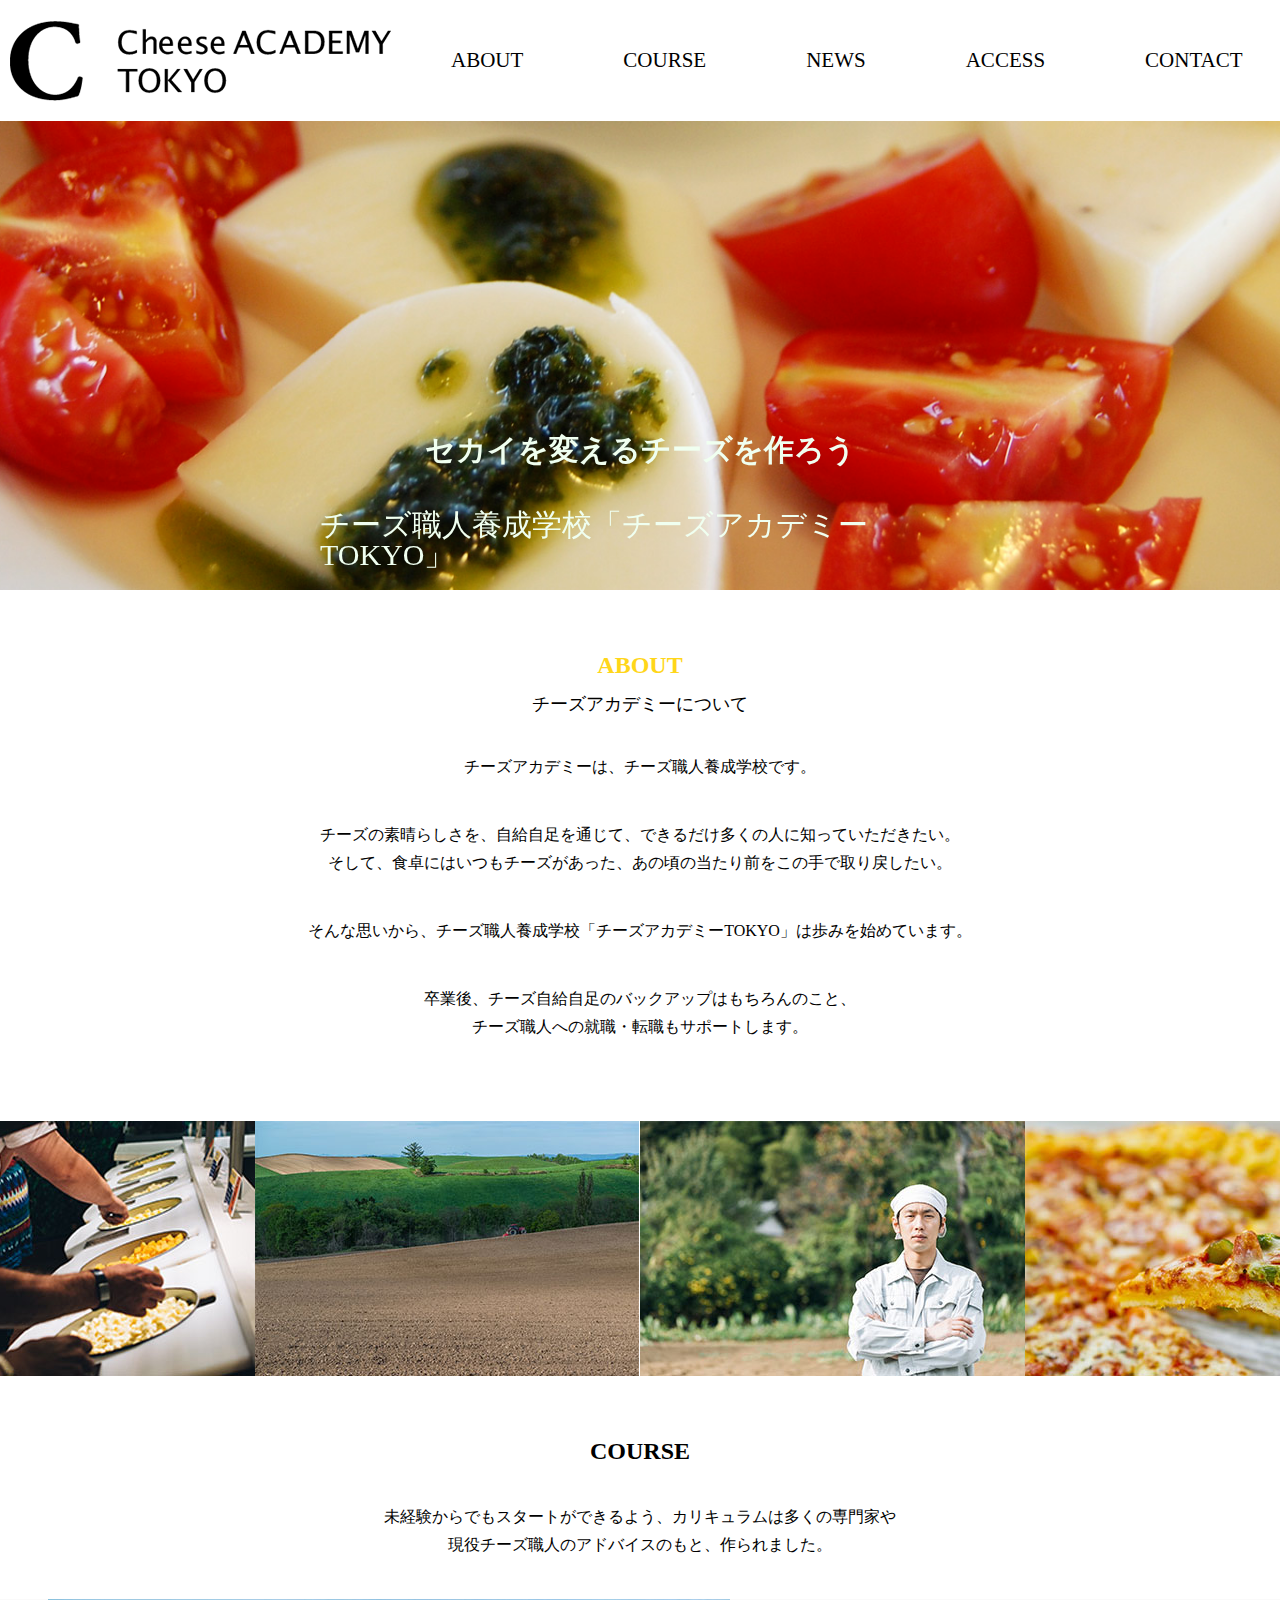
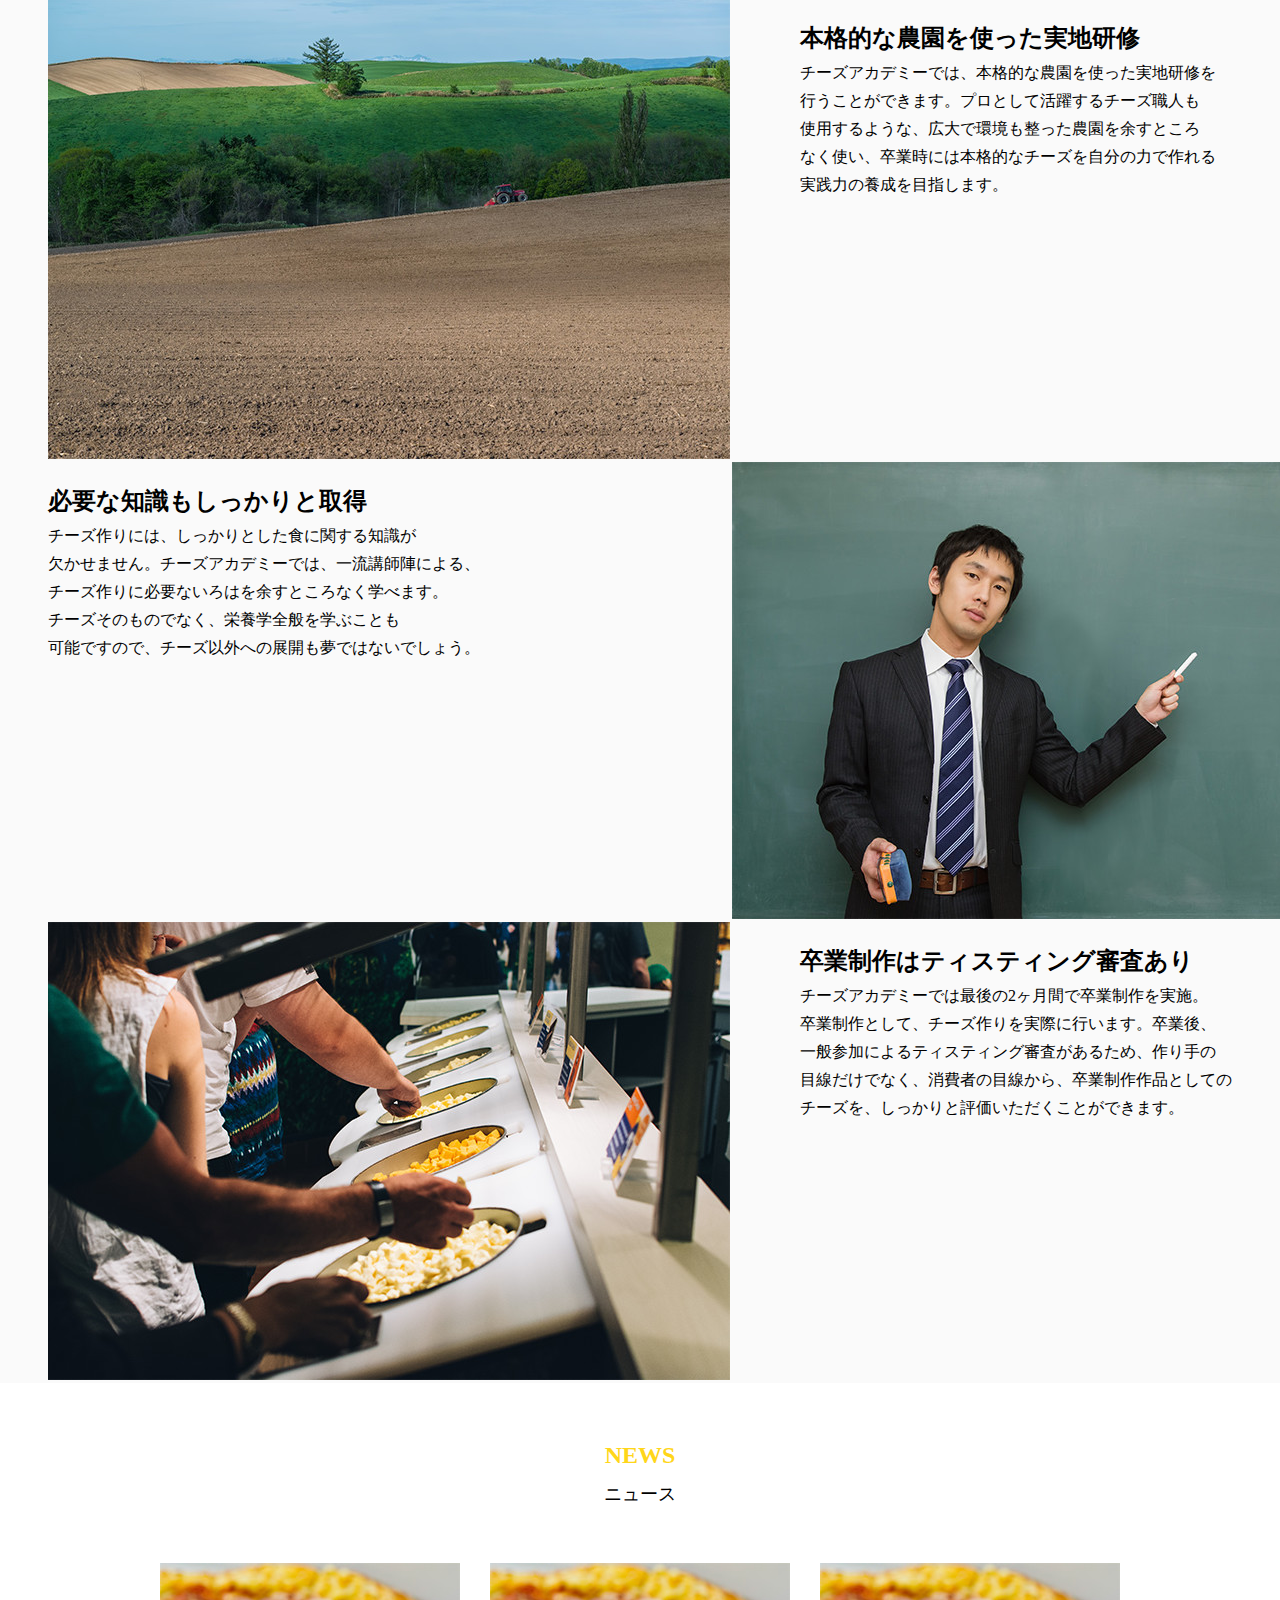
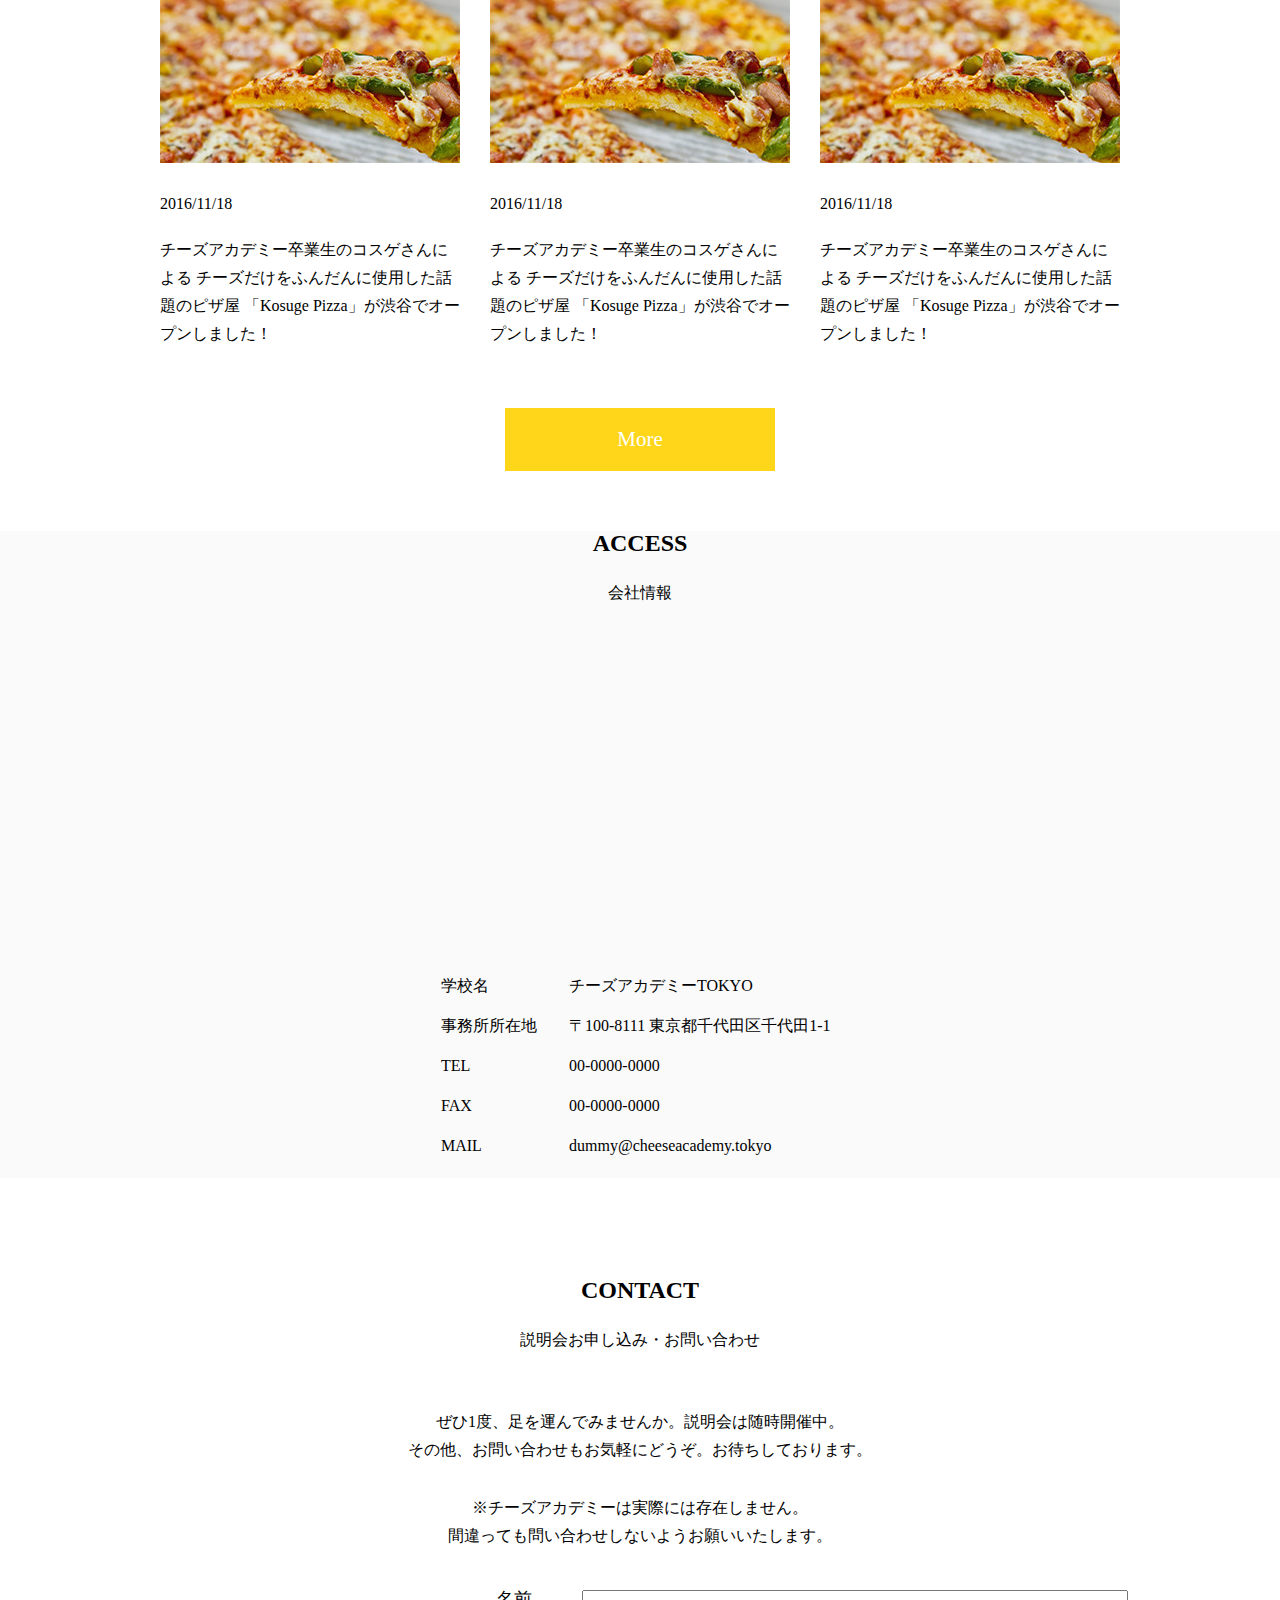
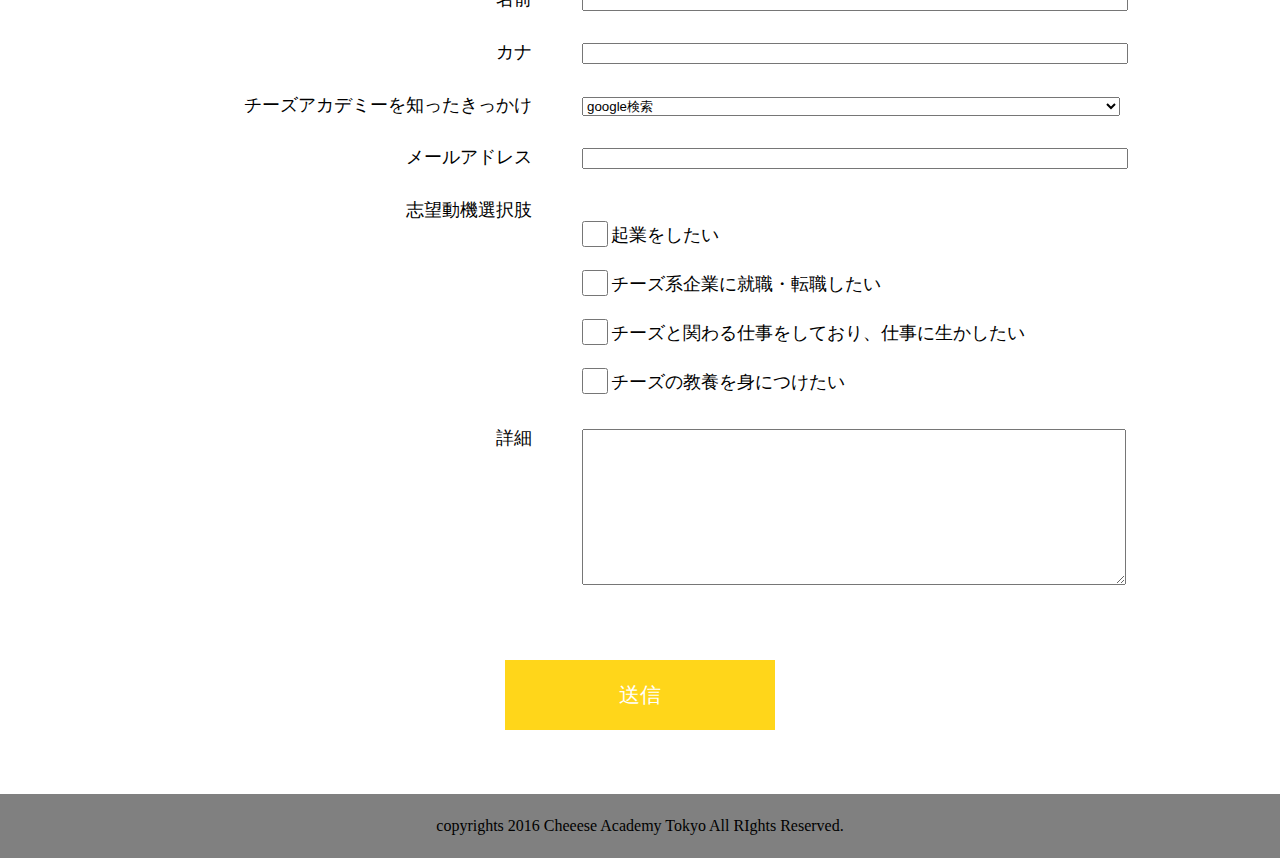
<file: 0回目/index.html>
<!DOCTYPE html>
<html lang="ja">
<!-- 最初の設定は終わっています　必要な方は触ってください -->

<head>
  <meta charset="UTF-8">
  <meta name="viewport" content="width=device-width, initial-scale=1.0">
  <meta http-equiv="X-UA-Compatible" content="ie=edge">
  <title>チーズアカデミー</title>
  <link rel="stylesheet" href="css/reset.css">
  <link rel="stylesheet" href="css/style.css">
</head>
<!-- 最初の設定は終わっています　必要な方は触ってください -->

<body>
  <!-- この中に記述していく -->
  <!-- ここから下にコードを書く -->
  <header class="main_visual">
    <div class="header_label">
      <img class="header_logo" src="img/header_logo.png" alt="">
      <nav>
        <ul class="nav_list">
          <li class="nav_item">
              <a href="#about">ABOUT</a>
          </li>
          <li class="nav_item">
              <a href="#course">COURSE</a>

          </li>
          <li class="nav_item">
              <a href="#news">NEWS</a>
          </li>
          <li class="nav_item">
            <a href="#access">ACCESS</a>
          </li>
          <li class="nav_item">
            <a href="#contact">CONTACT</a>
          </li>
        </ul>
      </nav>
    </div>
    <div>
      <img class="header_bg" src="img/mainbg.png" alt="">
      <h1 class="title_1">セカイを変えるチーズを作ろう</h1>
      <h2 class="title_2">チーズ職人養成学校「チーズアカデミーTOKYO」</h2>
    </div>
  </header>

  <section id="about">
    <h1 class="title_yellow">ABOUT</h1>
    <h2 class="subtitle_about">チーズアカデミーについて</h2>
    <p class="text_about">チーズアカデミーは、チーズ職人養成学校です。</p>
    <p class="text_about">チーズの素晴らしさを、自給自足を通じて、できるだけ多くの人に知っていただきたい。<br>
      そして、食卓にはいつもチーズがあった、あの頃の当たり前をこの手で取り戻したい。</p>
    <p class="text_about">そんな思いから、チーズ職人養成学校「チーズアカデミーTOKYO」は歩みを始めています。</p>
    <p class="text_about">卒業後、チーズ自給自足のバックアップはもちろんのこと、<br>
      チーズ職人への就職・転職もサポートします。</p>
      <ul class="list_about">
        <li class="item_about">
          <img src="img/about_01.jpg" alt="">
        </li>
        <li class="item_about">
          <img src="img/about_02.jpg" alt="">
        </li>
        <li class="item_about">
          <img src="img/about_03.jpg" alt="">
        </li>
        <li class="item_about">
          <img src="img/about_04.jpg" alt="">
        </li>
      </ul>
  </section>

  <section id="course">
    <h1 class="title_course">COURSE</h1>
    <p class="text_course">未経験からでもスタートができるよう、カリキュラムは多くの専門家や<br>
      現役チーズ職人のアドバイスのもと、作られました。</p>

    <div class="div_course">
      <ul class="list_course">
        <li>
          <div class="img_course_1">
            <img src="img/course_01.jpg" alt="">
          </div>
          <div class="detail_course_1">
            <h1 class="subtitle_course_1">本格的な農園を使った実地研修</h1>
            <p class="text_course_1">チーズアカデミーでは、本格的な農園を使った実地研修を<br>
              行うことができます。プロとして活躍するチーズ職人も<br>
              使用するような、広大で環境も整った農園を余すところ<br>
              なく使い、卒業時には本格的なチーズを自分の力で作れる<br>
              実践力の養成を目指します。</p>
          </div>          
        </li>
        <li>
          <div class="img_course_2">
            <img src="img/course_02.jpg" alt="">
          </div>
          <div class="detail_course_2">
            <h1 class="subtitle_course_1">必要な知識もしっかりと取得</h1>
            <p class="text_course_1">チーズ作りには、しっかりとした食に関する知識が<br>
              欠かせません。チーズアカデミーでは、一流講師陣による、<br>
              チーズ作りに必要ないろはを余すところなく学べます。<br>
              チーズそのものでなく、栄養学全般を学ぶことも<br>
              可能ですので、チーズ以外への展開も夢ではないでしょう。</p>
          </div>
        </li>
        <li>
          <div class="img_course_1">
            <img src="img/course_03.jpg" alt="">
          </div>
          <div class="detail_course_1">
            <h1 class="subtitle_course_1">卒業制作はティスティング審査あり</h1>
            <p class="text_course_1">チーズアカデミーでは最後の2ヶ月間で卒業制作を実施。<br>
              卒業制作として、チーズ作りを実際に行います。卒業後、<br>
              一般参加によるティスティング審査があるため、作り手の<br>
              目線だけでなく、消費者の目線から、卒業制作作品としての<br>
              チーズを、しっかりと評価いただくことができます。</p>
          </div> 
        </li>
      </ul>
    </div>
  </section>

  <section id="news">
    <h1 class="title_yellow">NEWS</h1>
    <h2 class="subtitle_about">ニュース</h2>
    <div class="newsBox">
      <ul class="newsList">
        <li>
          <div class="newsList__item-img"><img src="img/news_img.jpg" alt=""></div>
          <div class="newsList__item-day">2016/11/18</div>
          <div class="newsList__item-text">チーズアカデミー卒業生のコスゲさんによる
            チーズだけをふんだんに使用した話題のピザ屋
            「Kosuge Pizza」が渋谷でオープンしました！</div>
        </li>
        <li>
          <div class="newsList__item-img"><img src="img/news_img.jpg" alt=""></div>
          <div class="newsList__item-day">2016/11/18</div>
          <div class="newsList__item-text">チーズアカデミー卒業生のコスゲさんによる
            チーズだけをふんだんに使用した話題のピザ屋
            「Kosuge Pizza」が渋谷でオープンしました！</div>
        </li>
        <li>
          <div class="newsList__item-img"><img src="img/news_img.jpg" alt=""></div>
          <div class="newsList__item-day">2016/11/18</div>
          <div class="newsList__item-text">チーズアカデミー卒業生のコスゲさんによる
            チーズだけをふんだんに使用した話題のピザ屋
            「Kosuge Pizza」が渋谷でオープンしました！</div>
        </li>
      </ul>
    </div>
    <a href="" target="_blank" class="btn">
      <p>More</p>
    </a>
  </section>

  <section id="access">
    <div class="div_access">
      <h1 class="title_access">ACCESS</h1>
      <h2 class="subtitle_access">会社情報</h2>
      <iframe src="https://www.google.com/maps/embed?pb=!1m18!1m12!1m3!1d3241.3113002289288!2d139.70080821520023!3d35.66933613823173!2m3!1f0!2f0!3f0!3m2!1i1024!2i768!4f13.1!3m3!1m2!1s0x60188c9fa9e2e881%3A0x35396adb5ba7ce03!2z44K444O844K644Ki44Kr44OH44Of44O85p2x5Lqs!5e0!3m2!1sja!2sjp!4v1620466749215!5m2!1sja!2sjp" style="border:0;" allowfullscreen="" loading="lazy"></iframe>

        <div class="access-wrapper">
          <dl class="access-container"> 
              <dt class="access-title">学校名</dt>
              <dd class="access-item">チーズアカデミーTOKYO</dd>
      
              <dt class="access-title">事務所所在地</dt>
              <dd class="access-item">〒100-8111 東京都千代田区千代田1-1</dd>
      
              <dt class="access-title">TEL</dt>
              <dd class="access-item">00-0000-0000</dd>
      
              <dt class="access-title">FAX</dt>
              <dd class="access-item">00-0000-0000</dd>
              
              <dt class="access-title mail">MAIL</dt>
              <dd class="access-item mail">dummy@cheeseacademy.tokyo</dd>
          </dl>
      </div>
      </div>
    </div>
  </section>

  <section id="contact">
    <div>
      <h1 class="title_contact">CONTACT</h1>
      <p class="text_contact_1">説明会お申し込み・お問い合わせ</p>
      <p class="text_contact_2">ぜひ1度、足を運んでみませんか。説明会は随時開催中。<br>
        その他、お問い合わせもお気軽にどうぞ。お待ちしております。</p>
      <p class="text_contact_3">※チーズアカデミーは実際には存在しません。<br>
        間違っても問い合わせしないようお願いいたします。</p>
    </div>

    <div class="form-wrapper">
      <form action="#" method="POST">
        <dl class="form-inner">
            <dt class="form_title">名前</dt>
            <dd class="form_item"><input type="text" name="name"></dd>
            <dt class="form_title">カナ</dt>
            <dd class="form_item"><input type="text" name="kana"></dd>
            <dt class="form_title">チーズアカデミーを知ったきっかけ</dt>
            <dd class="form_item">
              <select name="reason">
                <option value="google検索">google検索</option>
                <option value="SNS">SNS</option>
                <option value="紹介">紹介</option>
                <option value="たまたま通りかかった">たまたま通りかかった</option>
                <option value="その他">その他</option>
                </select>
            </dd>
            <dt class="form_title">メールアドレス</dt>
            <dd class="form_item"><input type="email" name="email" id=""></dd>
            <dt class="form_title">志望動機選択肢</dt>
            <dd class="form_item">
                <label for="kigyou"><input type="checkbox" name="kind" id="kigyou" value="起業をしたい">起業をしたい<br></label> 
                <label for="tensyoku"><input type="checkbox" name="kind" id="tensyoku" value="チーズ系企業に就職・転職したい">チーズ系企業に就職・転職したい<br></label>
                <label for="hongyou"><input type="checkbox" name="kind" id="hongyou" value="起業をしたい">チーズと関わる仕事をしており、仕事に生かしたい<br></label> 
                <label for="kyouyou"><input type="checkbox" name="kind" id="kyouyou" value="チーズの教養を身につけたい">チーズの教養を身につけたい<br></label>
            </dd>
            <dt class="form_title">詳細</dt>
            <dd class="form_item"><textarea name="" id="" cols="30" rows="10"></textarea></dd>

        </dl>
        <input type="submit" value="送信" class="btn">
      </form>
    </div>
  </section>

  <footer class="footer">
    <small class="copyrights">copyrights 2016 Cheeese Academy Tokyo All RIghts Reserved.</small>
  </footer>

  <!-- ここから上にコードを書く -->
  <!-- この中に記述していく -->
  <script src="https://code.jquery.com/jquery-3.2.1.min.js"></script>
  <script src="js/main.js"></script>
</body>
</html>
</file>
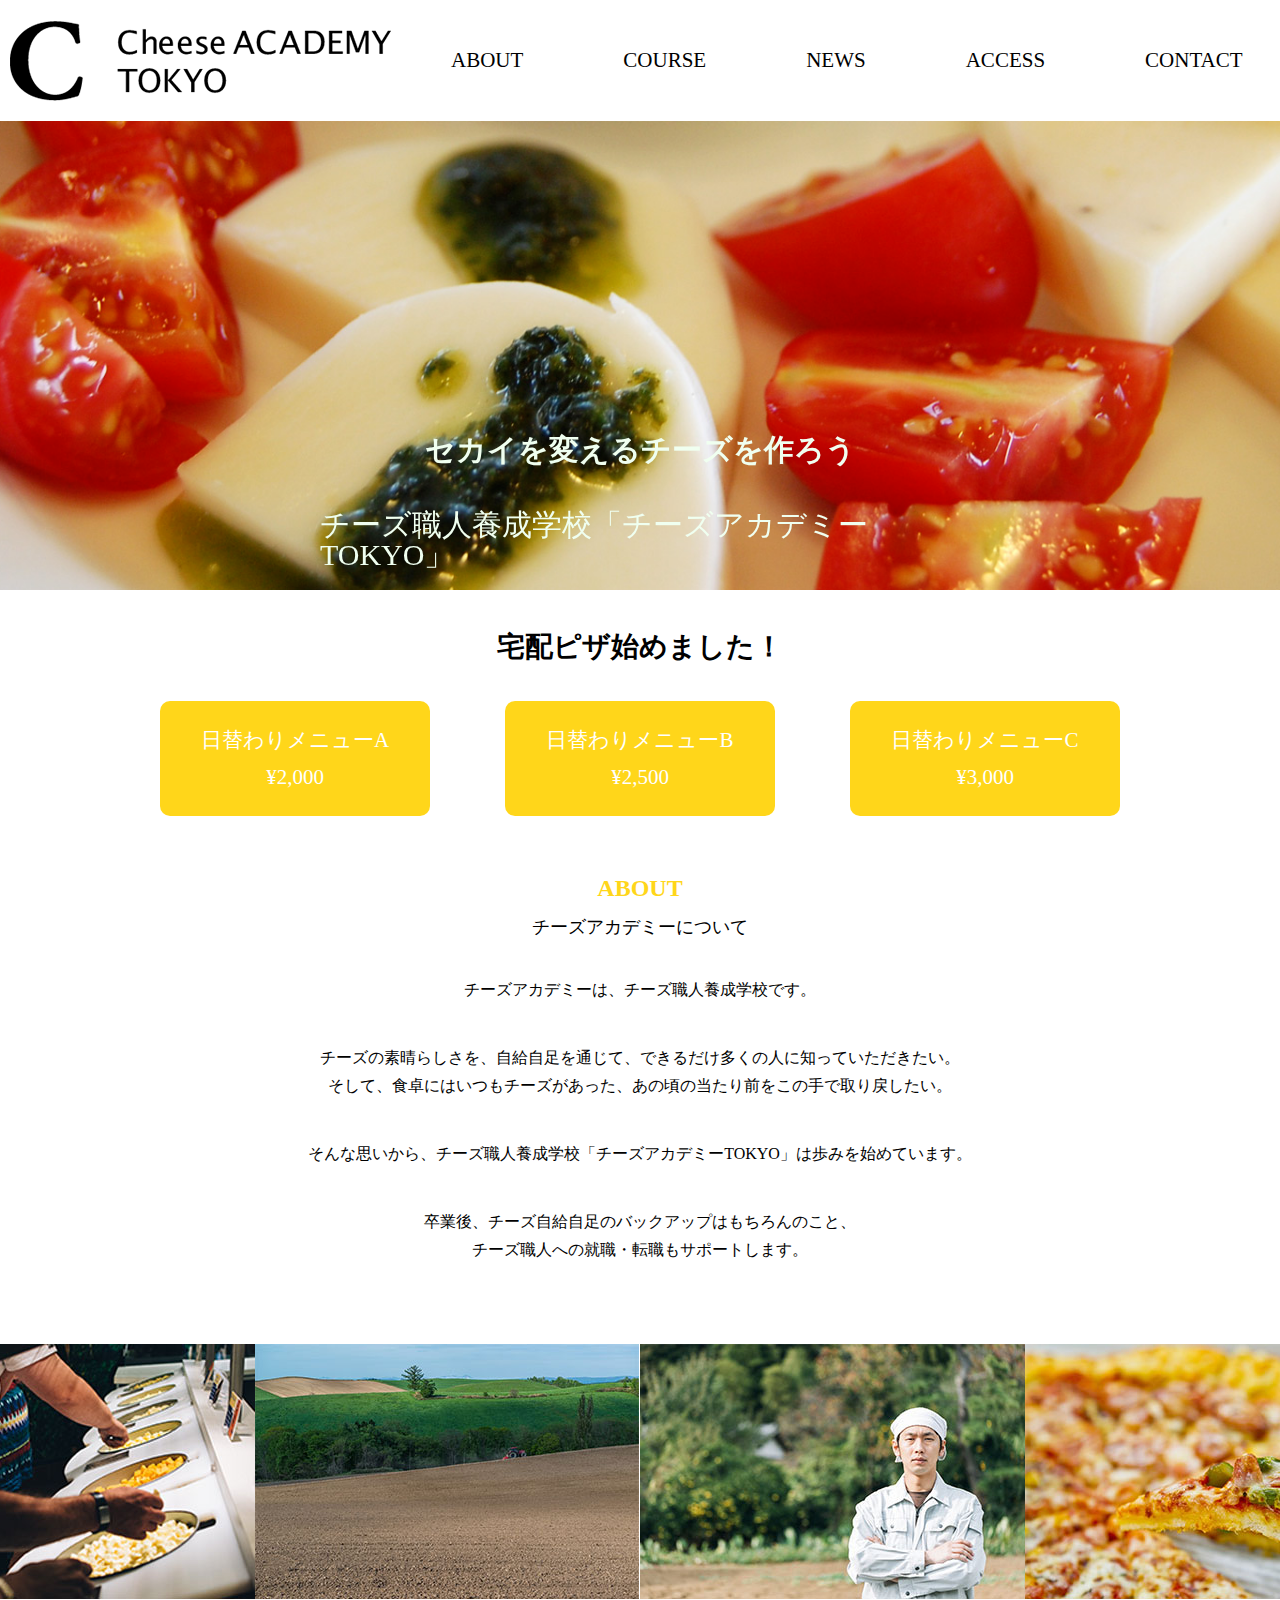
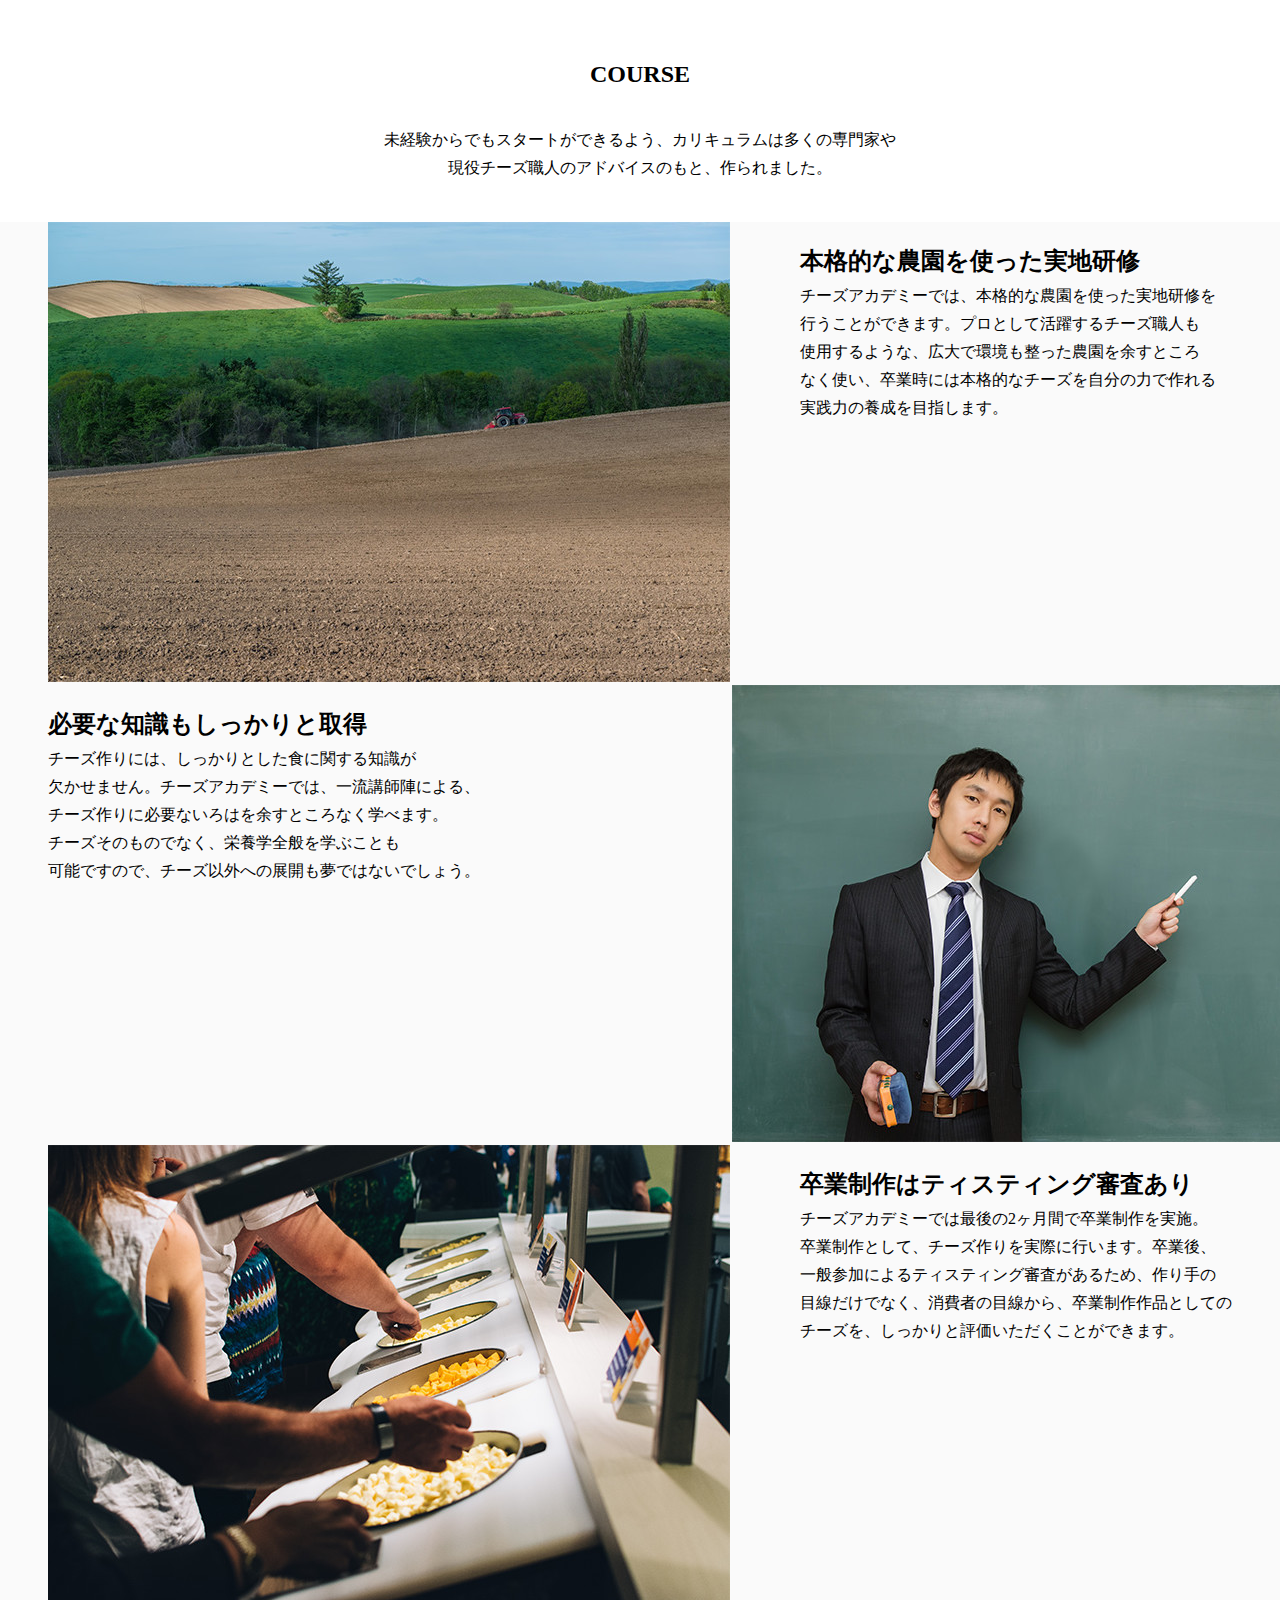
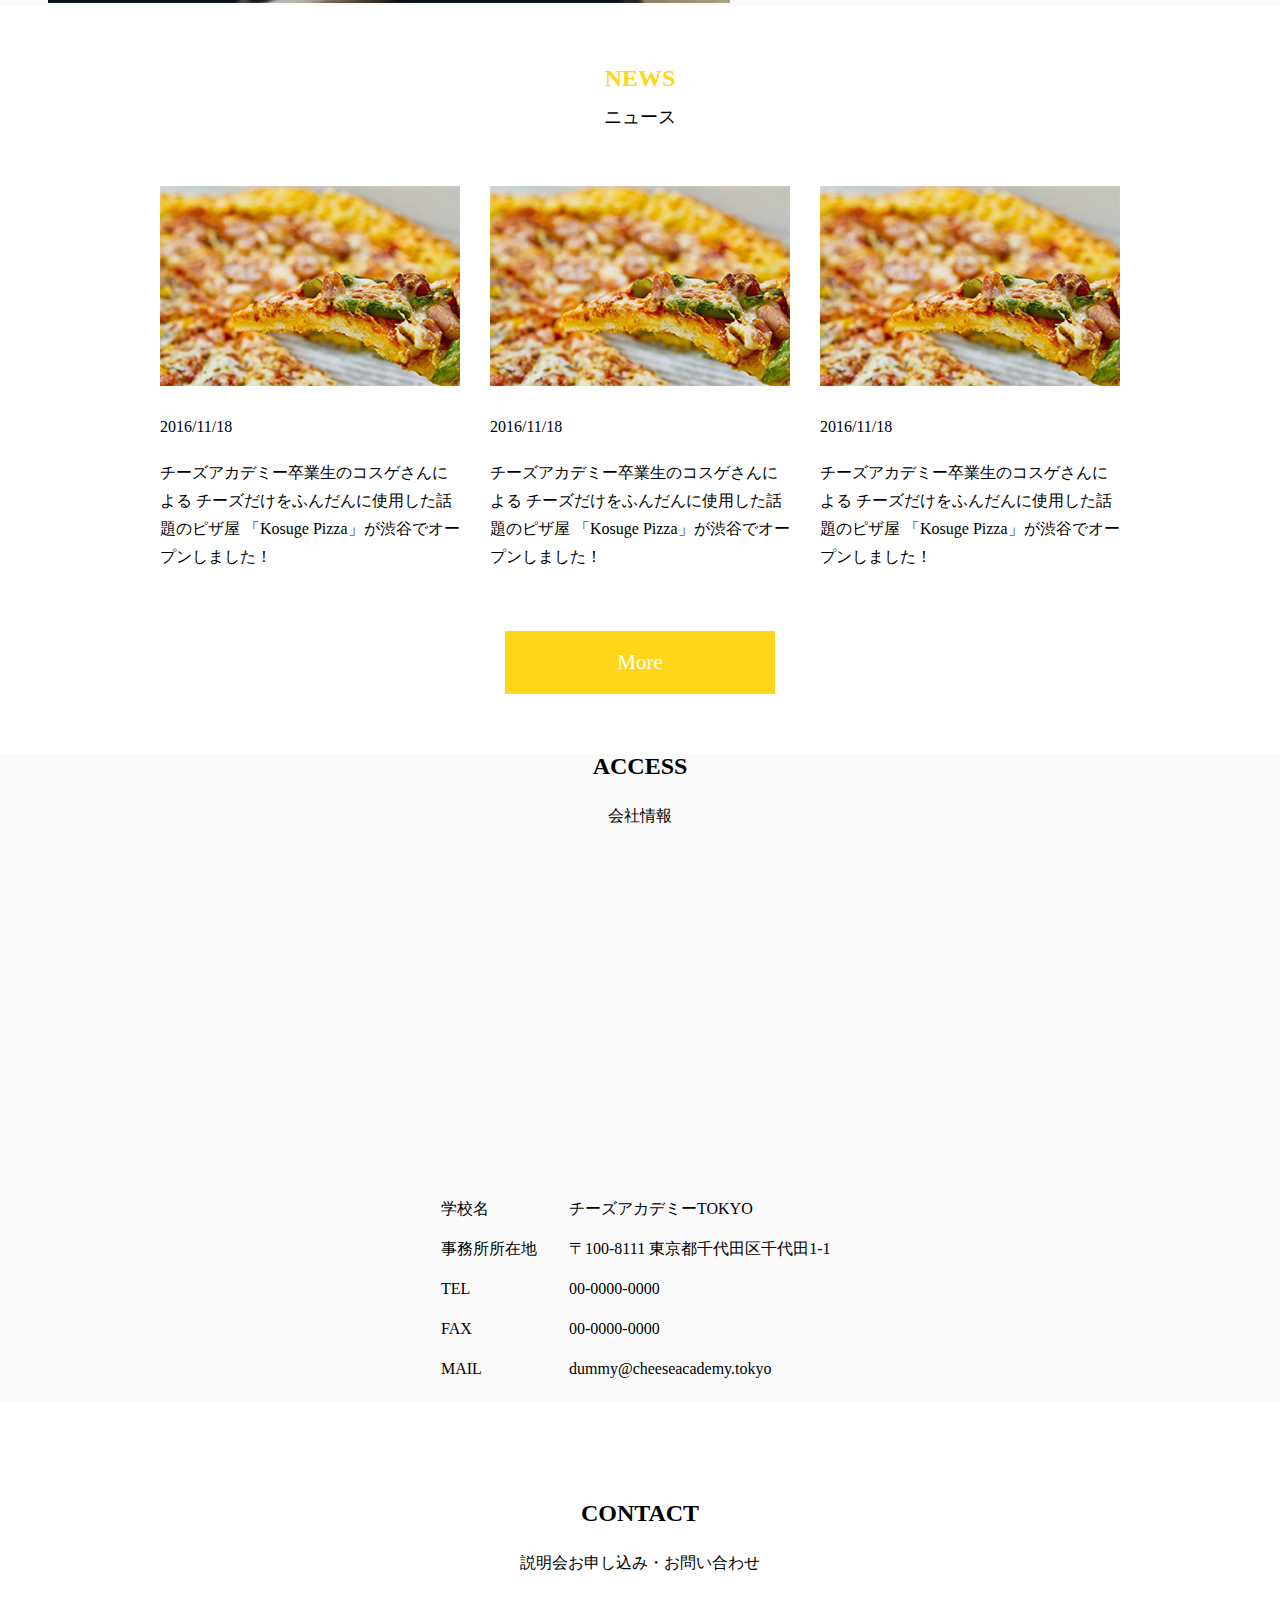
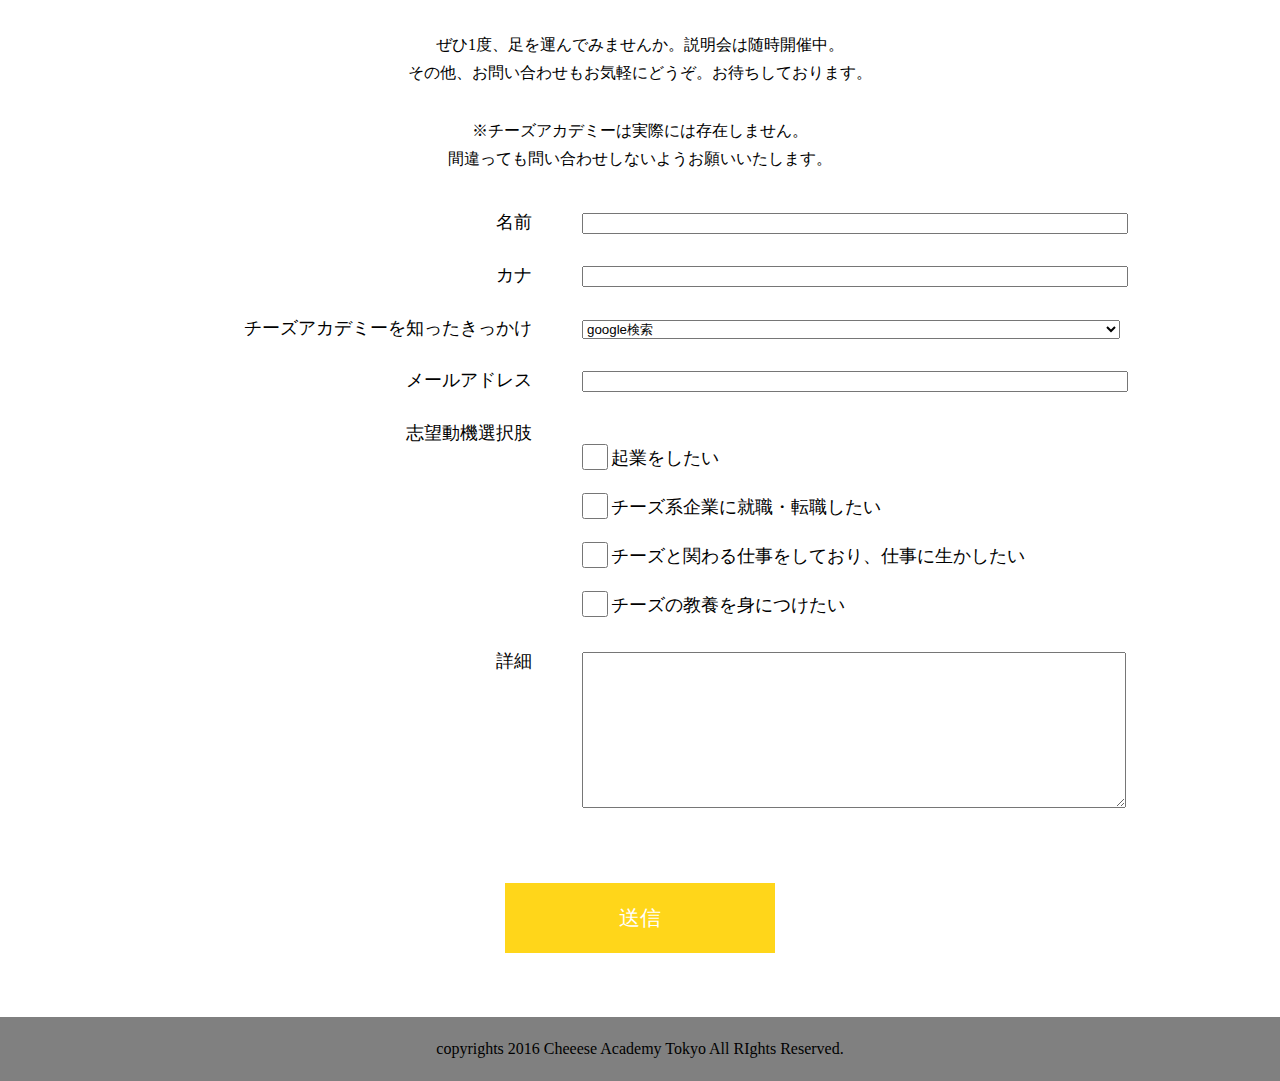
<file: js01/index.html>
<!DOCTYPE html>
<html lang="ja">
<!-- 最初の設定は終わっています　必要な方は触ってください -->

<head>
  <meta charset="UTF-8">
  <meta name="viewport" content="width=device-width, initial-scale=1.0">
  <meta http-equiv="X-UA-Compatible" content="ie=edge">
  <title>チーズアカデミー</title>
  <link rel="stylesheet" href="css/reset.css">
  <link rel="stylesheet" href="css/style.css">
</head>
<!-- 最初の設定は終わっています　必要な方は触ってください -->

<body>
  <!-- この中に記述していく -->
  <!-- ここから下にコードを書く -->
  <header class="main_visual">
    <div class="header_label">
      <img class="header_logo" src="img/header_logo.png" alt="">
      <nav>
        <ul class="nav_list">
          <li class="nav_item">
              <a href="#about">ABOUT</a>
          </li>
          <li class="nav_item">
              <a href="#course">COURSE</a>

          </li>
          <li class="nav_item">
              <a href="#news">NEWS</a>
          </li>
          <li class="nav_item">
            <a href="#access">ACCESS</a>
          </li>
          <li class="nav_item">
            <a href="#contact">CONTACT</a>
          </li>
        </ul>
      </nav>
    </div>
    <div>
      <img class="header_bg" src="img/mainbg.png" alt="">
      <h1 class="title_1">セカイを変えるチーズを作ろう</h1>
      <h2 class="title_2">チーズ職人養成学校「チーズアカデミーTOKYO」</h2>
      <!-- 課題１追記箇所 -->
      <h2 class="text_higawari">宅配ピザ始めました！</h2>
      <div>
        <ul class="newsList">
          <a href="" target="_blank" class="btn_menu" id="btn_a">
            <p>日替わりメニューA <br>¥2,000</p>
          </a>
          <a href="" target="_blank" class="btn_menu" id="btn_b">
            <p>日替わりメニューB <br>¥2,500</p>
          </a>
          <a href="" target="_blank" class="btn_menu" id="btn_c">
            <p>日替わりメニューC <br>¥3,000</p>
          </a>
        </ul>
      </div>
      <!-- ここまで課題１ -->
    </div>
  </header>

  <section id="about">
    <h1 class="title_yellow">ABOUT</h1>
    <h2 class="subtitle_about">チーズアカデミーについて</h2>
    <p class="text_about">チーズアカデミーは、チーズ職人養成学校です。</p>
    <p class="text_about">チーズの素晴らしさを、自給自足を通じて、できるだけ多くの人に知っていただきたい。<br>
      そして、食卓にはいつもチーズがあった、あの頃の当たり前をこの手で取り戻したい。</p>
    <p class="text_about">そんな思いから、チーズ職人養成学校「チーズアカデミーTOKYO」は歩みを始めています。</p>
    <p class="text_about">卒業後、チーズ自給自足のバックアップはもちろんのこと、<br>
      チーズ職人への就職・転職もサポートします。</p>
      <ul class="list_about">
        <li class="item_about">
          <img src="img/about_01.jpg" alt="">
        </li>
        <li class="item_about">
          <img src="img/about_02.jpg" alt="">
        </li>
        <li class="item_about">
          <img src="img/about_03.jpg" alt="">
        </li>
        <li class="item_about">
          <img src="img/about_04.jpg" alt="">
        </li>
      </ul>
  </section>

  <section id="course">
    <h1 class="title_course">COURSE</h1>
    <p class="text_course">未経験からでもスタートができるよう、カリキュラムは多くの専門家や<br>
      現役チーズ職人のアドバイスのもと、作られました。</p>

    <div class="div_course">
      <ul class="list_course">
        <li>
          <div class="img_course_1">
            <img src="img/course_01.jpg" alt="">
          </div>
          <div class="detail_course_1">
            <h1 class="subtitle_course_1">本格的な農園を使った実地研修</h1>
            <p class="text_course_1">チーズアカデミーでは、本格的な農園を使った実地研修を<br>
              行うことができます。プロとして活躍するチーズ職人も<br>
              使用するような、広大で環境も整った農園を余すところ<br>
              なく使い、卒業時には本格的なチーズを自分の力で作れる<br>
              実践力の養成を目指します。</p>
          </div>          
        </li>
        <li>
          <div class="img_course_2">
            <img src="img/course_02.jpg" alt="">
          </div>
          <div class="detail_course_2">
            <h1 class="subtitle_course_1">必要な知識もしっかりと取得</h1>
            <p class="text_course_1">チーズ作りには、しっかりとした食に関する知識が<br>
              欠かせません。チーズアカデミーでは、一流講師陣による、<br>
              チーズ作りに必要ないろはを余すところなく学べます。<br>
              チーズそのものでなく、栄養学全般を学ぶことも<br>
              可能ですので、チーズ以外への展開も夢ではないでしょう。</p>
          </div>
        </li>
        <li>
          <div class="img_course_1">
            <img src="img/course_03.jpg" alt="">
          </div>
          <div class="detail_course_1">
            <h1 class="subtitle_course_1">卒業制作はティスティング審査あり</h1>
            <p class="text_course_1">チーズアカデミーでは最後の2ヶ月間で卒業制作を実施。<br>
              卒業制作として、チーズ作りを実際に行います。卒業後、<br>
              一般参加によるティスティング審査があるため、作り手の<br>
              目線だけでなく、消費者の目線から、卒業制作作品としての<br>
              チーズを、しっかりと評価いただくことができます。</p>
          </div> 
        </li>
      </ul>
    </div>
  </section>

  <section id="news">
    <h1 class="title_yellow">NEWS</h1>
    <h2 class="subtitle_about">ニュース</h2>
    <div class="newsBox">
      <ul class="newsList">
        <li>
          <div class="newsList__item-img"><img src="img/news_img.jpg" alt=""></div>
          <div class="newsList__item-day">2016/11/18</div>
          <div class="newsList__item-text">チーズアカデミー卒業生のコスゲさんによる
            チーズだけをふんだんに使用した話題のピザ屋
            「Kosuge Pizza」が渋谷でオープンしました！</div>
        </li>
        <li>
          <div class="newsList__item-img"><img src="img/news_img.jpg" alt=""></div>
          <div class="newsList__item-day">2016/11/18</div>
          <div class="newsList__item-text">チーズアカデミー卒業生のコスゲさんによる
            チーズだけをふんだんに使用した話題のピザ屋
            「Kosuge Pizza」が渋谷でオープンしました！</div>
        </li>
        <li>
          <div class="newsList__item-img"><img src="img/news_img.jpg" alt=""></div>
          <div class="newsList__item-day">2016/11/18</div>
          <div class="newsList__item-text">チーズアカデミー卒業生のコスゲさんによる
            チーズだけをふんだんに使用した話題のピザ屋
            「Kosuge Pizza」が渋谷でオープンしました！</div>
        </li>
      </ul>
    </div>
    <a href="" target="_blank" class="btn">
      <p>More</p>
    </a>
  </section>

  <section id="access">
    <div class="div_access">
      <h1 class="title_access">ACCESS</h1>
      <h2 class="subtitle_access">会社情報</h2>
      <iframe src="https://www.google.com/maps/embed?pb=!1m18!1m12!1m3!1d3241.3113002289288!2d139.70080821520023!3d35.66933613823173!2m3!1f0!2f0!3f0!3m2!1i1024!2i768!4f13.1!3m3!1m2!1s0x60188c9fa9e2e881%3A0x35396adb5ba7ce03!2z44K444O844K644Ki44Kr44OH44Of44O85p2x5Lqs!5e0!3m2!1sja!2sjp!4v1620466749215!5m2!1sja!2sjp" style="border:0;" allowfullscreen="" loading="lazy"></iframe>

        <div class="access-wrapper">
          <dl class="access-container"> 
              <dt class="access-title">学校名</dt>
              <dd class="access-item">チーズアカデミーTOKYO</dd>
      
              <dt class="access-title">事務所所在地</dt>
              <dd class="access-item">〒100-8111 東京都千代田区千代田1-1</dd>
      
              <dt class="access-title">TEL</dt>
              <dd class="access-item">00-0000-0000</dd>
      
              <dt class="access-title">FAX</dt>
              <dd class="access-item">00-0000-0000</dd>
              
              <dt class="access-title mail">MAIL</dt>
              <dd class="access-item mail">dummy@cheeseacademy.tokyo</dd>
          </dl>
      </div>
      </div>
    </div>
  </section>

  <section id="contact">
    <div>
      <h1 class="title_contact">CONTACT</h1>
      <p class="text_contact_1">説明会お申し込み・お問い合わせ</p>
      <p class="text_contact_2">ぜひ1度、足を運んでみませんか。説明会は随時開催中。<br>
        その他、お問い合わせもお気軽にどうぞ。お待ちしております。</p>
      <p class="text_contact_3">※チーズアカデミーは実際には存在しません。<br>
        間違っても問い合わせしないようお願いいたします。</p>
    </div>

    <div class="form-wrapper">
      <form action="#" method="POST">
        <dl class="form-inner">
            <dt class="form_title">名前</dt>
            <dd class="form_item"><input type="text" name="name"></dd>
            <dt class="form_title">カナ</dt>
            <dd class="form_item"><input type="text" name="kana"></dd>
            <dt class="form_title">チーズアカデミーを知ったきっかけ</dt>
            <dd class="form_item">
              <select name="reason">
                <option value="google検索">google検索</option>
                <option value="SNS">SNS</option>
                <option value="紹介">紹介</option>
                <option value="たまたま通りかかった">たまたま通りかかった</option>
                <option value="その他">その他</option>
                </select>
            </dd>
            <dt class="form_title">メールアドレス</dt>
            <dd class="form_item"><input type="email" name="email" id=""></dd>
            <dt class="form_title">志望動機選択肢</dt>
            <dd class="form_item">
                <label for="kigyou"><input type="checkbox" name="kind" id="kigyou" value="起業をしたい">起業をしたい<br></label> 
                <label for="tensyoku"><input type="checkbox" name="kind" id="tensyoku" value="チーズ系企業に就職・転職したい">チーズ系企業に就職・転職したい<br></label>
                <label for="hongyou"><input type="checkbox" name="kind" id="hongyou" value="起業をしたい">チーズと関わる仕事をしており、仕事に生かしたい<br></label> 
                <label for="kyouyou"><input type="checkbox" name="kind" id="kyouyou" value="チーズの教養を身につけたい">チーズの教養を身につけたい<br></label>
            </dd>
            <dt class="form_title">詳細</dt>
            <dd class="form_item"><textarea name="" id="" cols="30" rows="10"></textarea></dd>

        </dl>
        <input type="submit" value="送信" class="btn">
      </form>
    </div>
  </section>

  <footer class="footer">
    <small class="copyrights">copyrights 2016 Cheeese Academy Tokyo All RIghts Reserved.</small>
  </footer>

  <!-- ここから上にコードを書く -->
  <!-- この中に記述していく -->
  <script src="https://code.jquery.com/jquery-3.2.1.min.js"></script>
  <script src="js/main.js"></script>

  <script src="https://ajax.googleapis.com/ajax/libs/jquery/3.6.0/jquery.min.js"></script>
  <script src="js/main.js"></script>
</body>
</html>
</file>
<file: 0回目/css/style.css>
/* ここから下に記載していく */

/* メインビジュアル */
.header_label
{
    display: flex;
    justify-content: space-between;
    align-items: center;
}

.header_logo
{
    margin: 10px 10px 10px 10px;
}

.nav_list
{
    display: flex;
}

.nav_item{   
    margin: 50px 50px 50px 50px;
}

.nav_item>a
{
    font-size: 21px;
    color:black;
    /* リンクの下線を消去 */
    text-decoration: none;
}

.header_bg
{
    width: 100%;
}

.title_1{
    font-size: 30px;
    top: 50%;
    left: 50%;
    transform: translate3d(-50%,-50%,0);
    font-weight: bold;
    color: honeydew;
    position: absolute;
}

.title_2{
    font-size: 30px;
    top: 60%;
    left: 50%;
    transform: translate3d(-50%,-50%,0);
    color: honeydew;
    position: absolute;
}

/* ABOUT */
#about
{
    text-align: center;
    margin: auto;
}

.title_yellow
{
    color: #ffd61a;
    font-weight: bold;
    font-size: 24px;
    margin: 60px 0 0 0;
}

.subtitle_about
{
    margin: 18px 0 0 0;
    font-size: 18px;
}


.text_about
{
    margin: 40px 0 0 0;
    font-size: 16px;
    line-height: 1.75;
}

.list_about
{
    margin: 80px 0 0 0;
    display: flex;
    justify-content: center;
}

.item_about
{
    width: auto;
}

/* COURSE */
#course
{
    text-align: center;
    /* max-width: 1160px; */
    margin:0 auto;
}

.title_course
{
    font-weight: bold;
    font-size: 24px;
    margin: 60px 0 0 0;
}

.text_course
{
    margin: 40px 0 0 0;
    font-size: 16px;
    line-height: 1.75;
}

.div_course
{
    margin: 40px 0 0 0;
    background-color:#fafafa;
    display: flex;
    justify-content: center;
    /* flex-direction: column; */
}

.text_course{
    font-size: 16px;
    text-align: center;
}

.img_course_1
{
    float: left;
    width: 500px;
    margin-right: 252px;
    text-align: center;
}

.detail_course_1
{
    float: left;
    line-height: 1.75;
}

.img_course_2
{
    float: right;
    width: 500px;
    margin-left: 252px;
    text-align: center;
}

.detail_course_2
{
    float: right;
    line-height: 1.75;
}

.subtitle_course_1
{
    margin: 18px 0 0 0;
    font-weight: bold;
    font-size: 24px;
    text-align: left;
}

.text_course_1
{
    font-size: 16px;
    text-align: left;
}

.img_course_1
{
    justify-content: left;
    text-align: left;
}

.subtitle_course_2
{
    margin: 18px 0 0 0;
    font-weight: bold;
    font-size: 24px;
    text-align: right;
}

.text_course_2
{
    font-size: 16px;
    text-align: right;
}

/* NEWS */
#news
{
    text-align: center;
    margin: auto;
}

.newsList
{
    display: flex;
    justify-content: space-between;
    width: 960px;
    margin: 0 auto;
    text-align: left;
}

.newsList：hover
{
    /* opacity: 0.8; */
    /* box-shadow: 50px 0 30px black; */
    box-shadow: 0 3px 6px 0 rgba(0, 0, 0, 0.25);
  transform: translateY(-0.1875em);
}

.newsBox
{
    margin: 60px 0 60px 0;
}

.newsList__item-day
{
    margin: 30px 0 24px 0;
}

.newsList__item-text
{
    line-height: 1.75;
    width: 300px;
}

.btn{
    text-align: center;
    display: block;
    width: 270px;
    margin:0 auto;
    padding: 21px 0;
    background-color: #ffd61a;
    color: #fff;
    font-size: 21px;
    text-decoration: none;
    border-style: none;
}

/* ACCESS */
#access
{
    text-align: center;
    /* max-width: 1160px; */
    /* margin:0 auto; */
    /* margin: 60px 0 40px 0; */
}

.div_access
{   
    margin: 60px 0 0 0;
    background-color:#fafafa;
}

.title_access
{
    font-weight: bold;
    font-size: 24px;
    /* margin: 120px 0 0 0; */
}

iframe
{
    margin: 60px 0 0 0;
    height: 250px;
    width: 100%;
}

.subtitle_access
{
    margin: 30px 0 0 0;
}

.detail_access
{
    margin: 60px 0 0 0;
}

.text_access
{
    margin: 30px 0 0 0;
    font-size: 16px;
}

.access-wrapper
{
    width: 438px;
    margin: auto;
    padding-top: 64px;
}

.access-container
{
    display: flex;
    flex-wrap: wrap;
    width: 438px;
    margin: 0 0 40px;
}

.access-title
{
    width: 128px;
    padding: 0 0 24px 0;
    margin: 0 0 0 20px;
    font-weight: normal;
    text-align: left;
}
.access-item
{
    width: 290px;
    padding: 0 0 24px 0;
    text-align: left;
}

/* CONTACT */
#contact
{
    text-align: center;
    margin:0 auto;
    padding: 60px 0 64px;
}

.title_contact{
    font-weight: bold;
    font-size: 24px;
}

.text_contact_1
{
    margin: 30px 0 0 0;
}

.text_contact_2
{
    margin: 60px 0 0 0;
    line-height: 1.75;
}

.text_contact_3
{
    margin: 30px 0 0 0;
    line-height: 1.75;
}

.form-wrapper
{
    width: 900px;
    margin: auto;
}

.form-inner
{
    display: flex;
    flex-wrap: wrap;
    margin: 40px 0 40px 0;
}

.form_title
{
    width: 342px;
    margin: o 20px 0 0;
    text-align: right;
    font-size: 18px;
}

.form_item
{
    width: 538px;
    margin: 0 0 32px;
    font-size: 18px;
    text-align: left;
}

input[type*="checkbox"]{
    /* appearance: none;
    -webkit-appearance: none;
    -moz-appearance: none; */
    width: 26px;
    height: 26px;
    /* border: solid 1px #a0a0a0; */
    border-radius: 10%;
    vertical-align: -6px;
    margin-left: 50px;
    margin-top: 20px;
}

input[type*="text"]{
    width: 100%;
    margin-left: 50px;
}

input[type*="email"]{
    width: 100%;
    margin-left: 50px;
}

select{
    width: 100%;
    margin-left: 50px;
}

textarea{
    width: 100%;
    margin-left: 50px;
}

/* Footer */
.footer{
    padding: 24px 0;
    background-color: gray;
    text-align: center;
}
</file>
<file: js01/css/style.css>
/* ここから下に記載していく */

/* 課題１追加箇所 */
.text_higawari
{
    margin-top: 40px;
    text-align: center;
    font-size: 28px;
    font-weight: bold;
}
.btn_menu{
    margin-top: 40px;
    border-radius: 10px;
    text-align: center;
    width: 270px;
    padding: 21px 0;
    background-color: #ffd61a;
    color: #fff;
    font-size: 21px;
    text-decoration: none;
    border-style: none;
    line-height: 1.75;
}
/* ここまで課題１ */

/* メインビジュアル */
.header_label
{
    display: flex;
    justify-content: space-between;
    align-items: center;
}

.header_logo
{
    margin: 10px 10px 10px 10px;
}

.nav_list
{
    display: flex;
}

.nav_item{   
    margin: 50px 50px 50px 50px;
}

.nav_item>a
{
    font-size: 21px;
    color:black;
    /* リンクの下線を消去 */
    text-decoration: none;
}

.header_bg
{
    width: 100%;
}

.title_1{
    font-size: 30px;
    top: 50%;
    left: 50%;
    transform: translate3d(-50%,-50%,0);
    font-weight: bold;
    color: honeydew;
    position: absolute;
}

.title_2{
    font-size: 30px;
    top: 60%;
    left: 50%;
    transform: translate3d(-50%,-50%,0);
    color: honeydew;
    position: absolute;
}

/* ABOUT */
#about
{
    text-align: center;
    margin: auto;
}

.title_yellow
{
    color: #ffd61a;
    font-weight: bold;
    font-size: 24px;
    margin: 60px 0 0 0;
}

.subtitle_about
{
    margin: 18px 0 0 0;
    font-size: 18px;
}


.text_about
{
    margin: 40px 0 0 0;
    font-size: 16px;
    line-height: 1.75;
}

.list_about
{
    margin: 80px 0 0 0;
    display: flex;
    justify-content: center;
}

.item_about
{
    width: auto;
}

/* COURSE */
#course
{
    text-align: center;
    /* max-width: 1160px; */
    margin:0 auto;
}

.title_course
{
    font-weight: bold;
    font-size: 24px;
    margin: 60px 0 0 0;
}

.text_course
{
    margin: 40px 0 0 0;
    font-size: 16px;
    line-height: 1.75;
}

.div_course
{
    margin: 40px 0 0 0;
    background-color:#fafafa;
    display: flex;
    justify-content: center;
    /* flex-direction: column; */
}

.text_course{
    font-size: 16px;
    text-align: center;
}

.img_course_1
{
    float: left;
    width: 500px;
    margin-right: 252px;
    text-align: center;
}

.detail_course_1
{
    float: left;
    line-height: 1.75;
}

.img_course_2
{
    float: right;
    width: 500px;
    margin-left: 252px;
    text-align: center;
}

.detail_course_2
{
    float: right;
    line-height: 1.75;
}

.subtitle_course_1
{
    margin: 18px 0 0 0;
    font-weight: bold;
    font-size: 24px;
    text-align: left;
}

.text_course_1
{
    font-size: 16px;
    text-align: left;
}

.img_course_1
{
    justify-content: left;
    text-align: left;
}

.subtitle_course_2
{
    margin: 18px 0 0 0;
    font-weight: bold;
    font-size: 24px;
    text-align: right;
}

.text_course_2
{
    font-size: 16px;
    text-align: right;
}

/* NEWS */
#news
{
    text-align: center;
    margin: auto;
}

.newsList
{
    display: flex;
    justify-content: space-between;
    width: 960px;
    margin: 0 auto;
    text-align: left;
}

.newsList：hover
{
    /* opacity: 0.8; */
    /* box-shadow: 50px 0 30px black; */
    box-shadow: 0 3px 6px 0 rgba(0, 0, 0, 0.25);
  transform: translateY(-0.1875em);
}

.newsBox
{
    margin: 60px 0 60px 0;
}

.newsList__item-day
{
    margin: 30px 0 24px 0;
}

.newsList__item-text
{
    line-height: 1.75;
    width: 300px;
}

.btn{
    text-align: center;
    display: block;
    width: 270px;
    margin:0 auto;
    padding: 21px 0;
    background-color: #ffd61a;
    color: #fff;
    font-size: 21px;
    text-decoration: none;
    border-style: none;
}

/* ACCESS */
#access
{
    text-align: center;
    /* max-width: 1160px; */
    /* margin:0 auto; */
    /* margin: 60px 0 40px 0; */
}

.div_access
{   
    margin: 60px 0 0 0;
    background-color:#fafafa;
}

.title_access
{
    font-weight: bold;
    font-size: 24px;
    /* margin: 120px 0 0 0; */
}

iframe
{
    margin: 60px 0 0 0;
    height: 250px;
    width: 100%;
}

.subtitle_access
{
    margin: 30px 0 0 0;
}

.detail_access
{
    margin: 60px 0 0 0;
}

.text_access
{
    margin: 30px 0 0 0;
    font-size: 16px;
}

.access-wrapper
{
    width: 438px;
    margin: auto;
    padding-top: 64px;
}

.access-container
{
    display: flex;
    flex-wrap: wrap;
    width: 438px;
    margin: 0 0 40px;
}

.access-title
{
    width: 128px;
    padding: 0 0 24px 0;
    margin: 0 0 0 20px;
    font-weight: normal;
    text-align: left;
}
.access-item
{
    width: 290px;
    padding: 0 0 24px 0;
    text-align: left;
}

/* CONTACT */
#contact
{
    text-align: center;
    margin:0 auto;
    padding: 60px 0 64px;
}

.title_contact{
    font-weight: bold;
    font-size: 24px;
}

.text_contact_1
{
    margin: 30px 0 0 0;
}

.text_contact_2
{
    margin: 60px 0 0 0;
    line-height: 1.75;
}

.text_contact_3
{
    margin: 30px 0 0 0;
    line-height: 1.75;
}

.form-wrapper
{
    width: 900px;
    margin: auto;
}

.form-inner
{
    display: flex;
    flex-wrap: wrap;
    margin: 40px 0 40px 0;
}

.form_title
{
    width: 342px;
    margin: o 20px 0 0;
    text-align: right;
    font-size: 18px;
}

.form_item
{
    width: 538px;
    margin: 0 0 32px;
    font-size: 18px;
    text-align: left;
}

input[type*="checkbox"]{
    /* appearance: none;
    -webkit-appearance: none;
    -moz-appearance: none; */
    width: 26px;
    height: 26px;
    /* border: solid 1px #a0a0a0; */
    border-radius: 10%;
    vertical-align: -6px;
    margin-left: 50px;
    margin-top: 20px;
}

input[type*="text"]{
    width: 100%;
    margin-left: 50px;
}

input[type*="email"]{
    width: 100%;
    margin-left: 50px;
}

select{
    width: 100%;
    margin-left: 50px;
}

textarea{
    width: 100%;
    margin-left: 50px;
}

/* Footer */
.footer{
    padding: 24px 0;
    background-color: gray;
    text-align: center;
}
</file>
